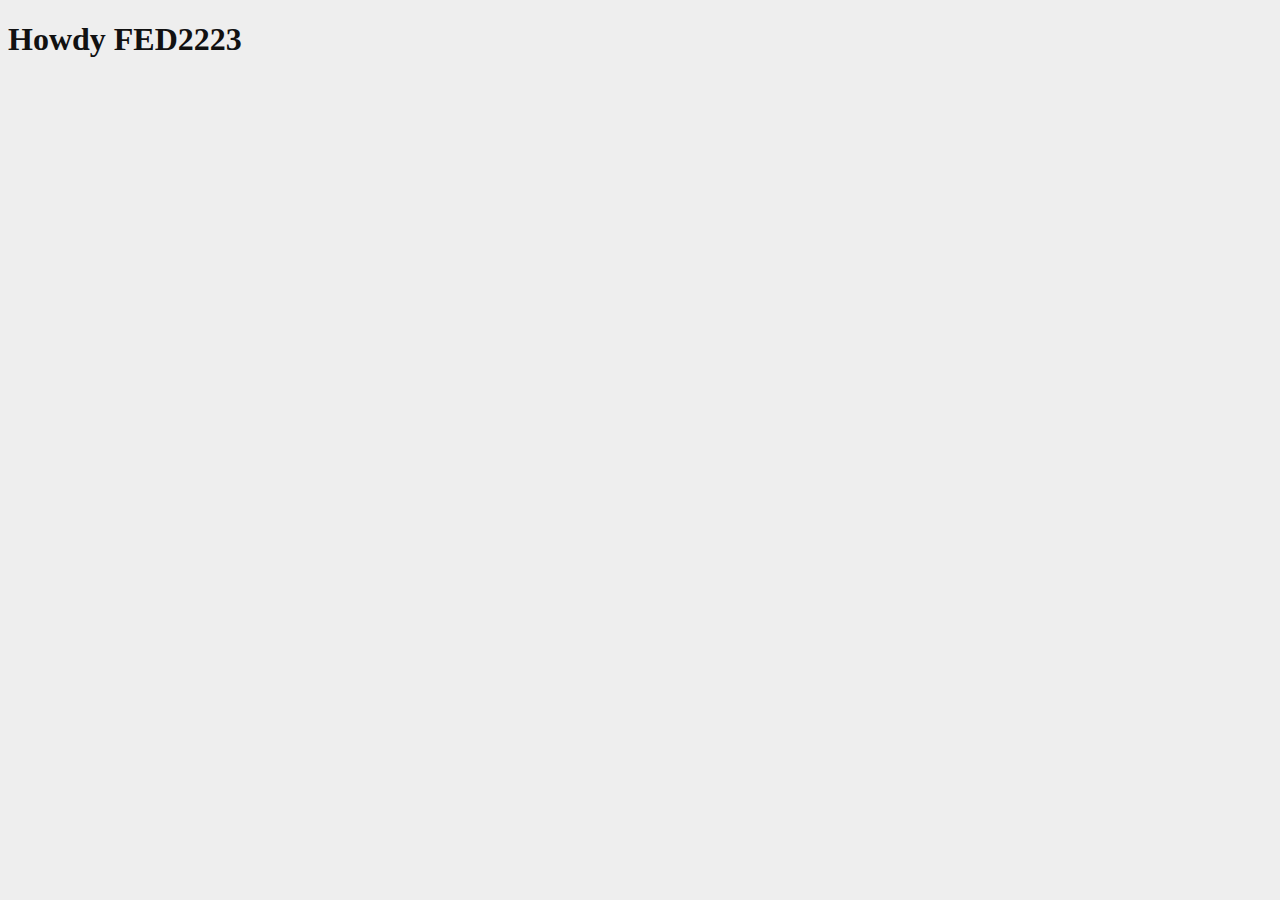
<file: basiswebsite/index.html>
<!doctype html>
<html lang="nl">
	
<head>
	<meta charset="UTF-8">
	<meta name="author" content="jouw naam">
	<meta name="viewport" content="width=device-width, initial-scale=1">
	
	<title>Howdy FED2223</title>
	
	<link href="styles/style.css" rel="stylesheet">
	<link rel="icon" type="image/svg+xml" href="images/favicon.svg">
</head>

<body>
	<h1>Howdy FED2223</h1>

	<script defer src="scripts/script.js"></script>
</body>
	
</html>
</file>
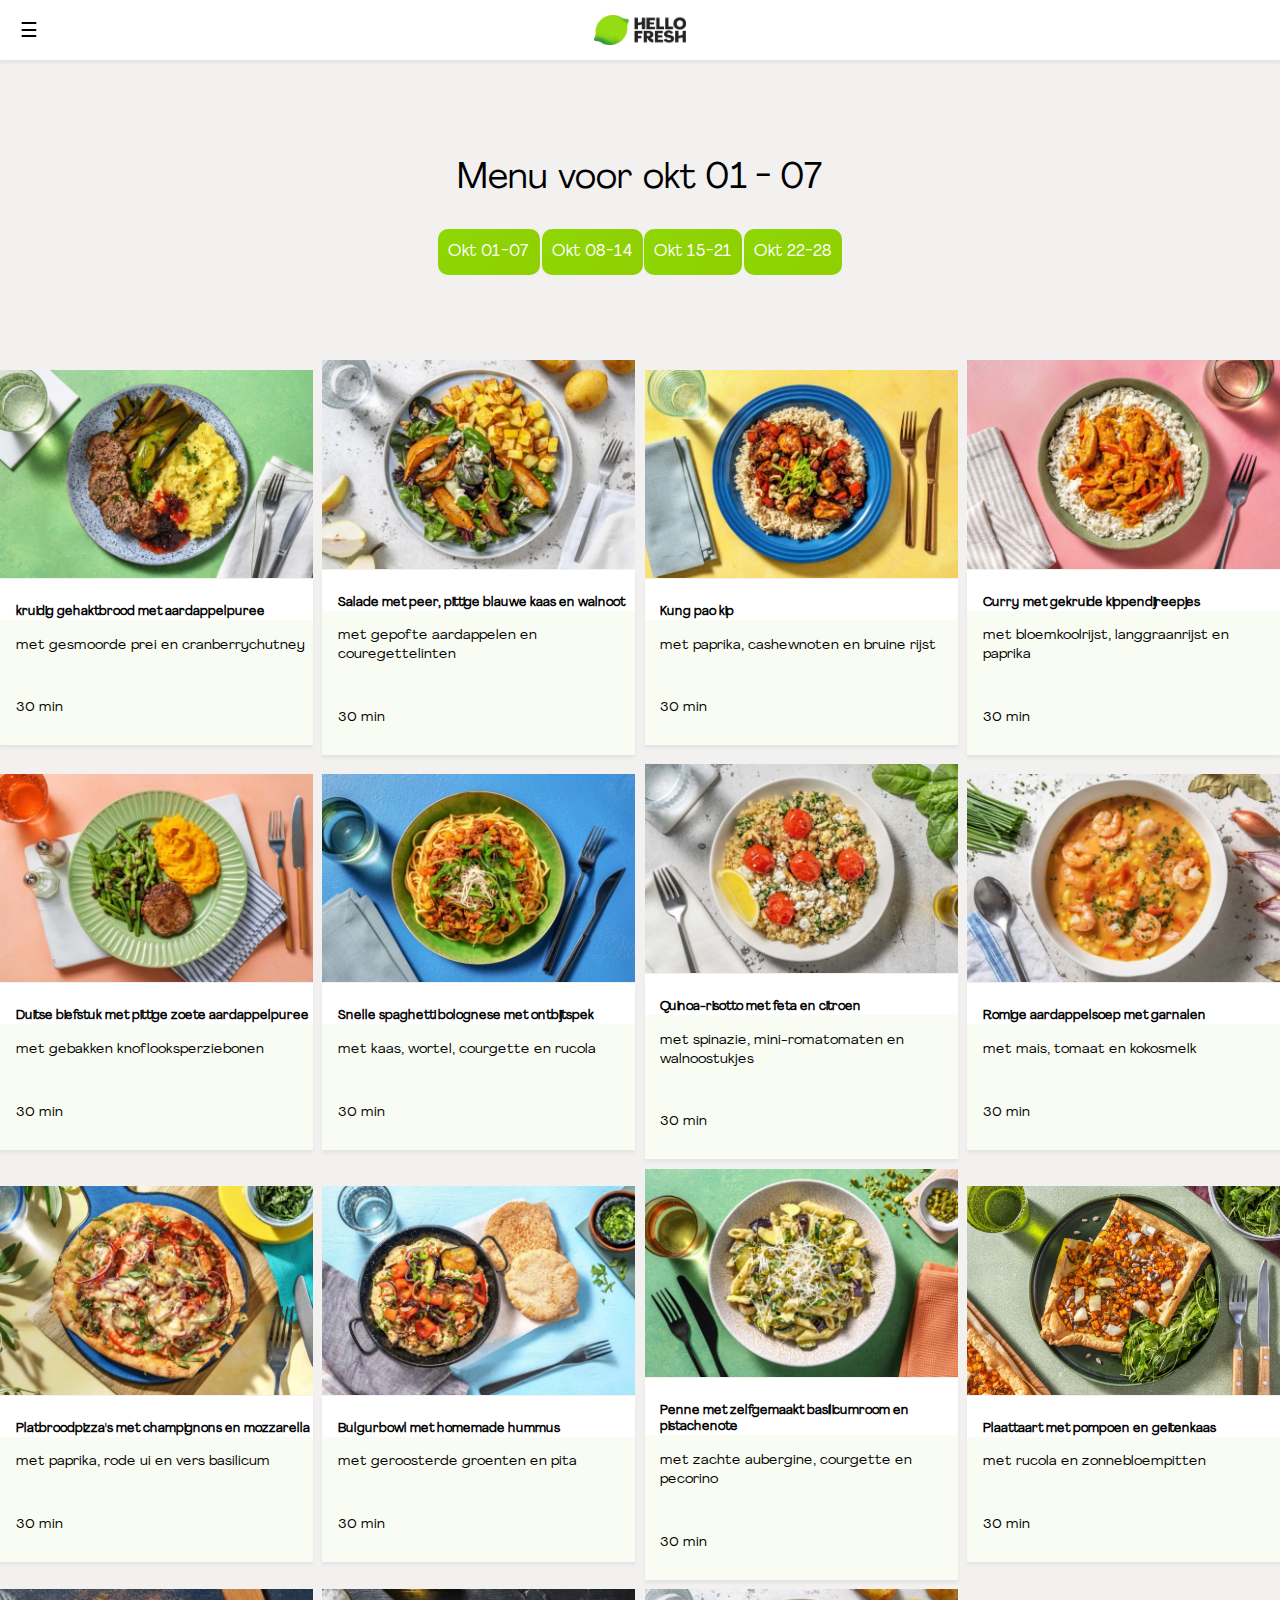
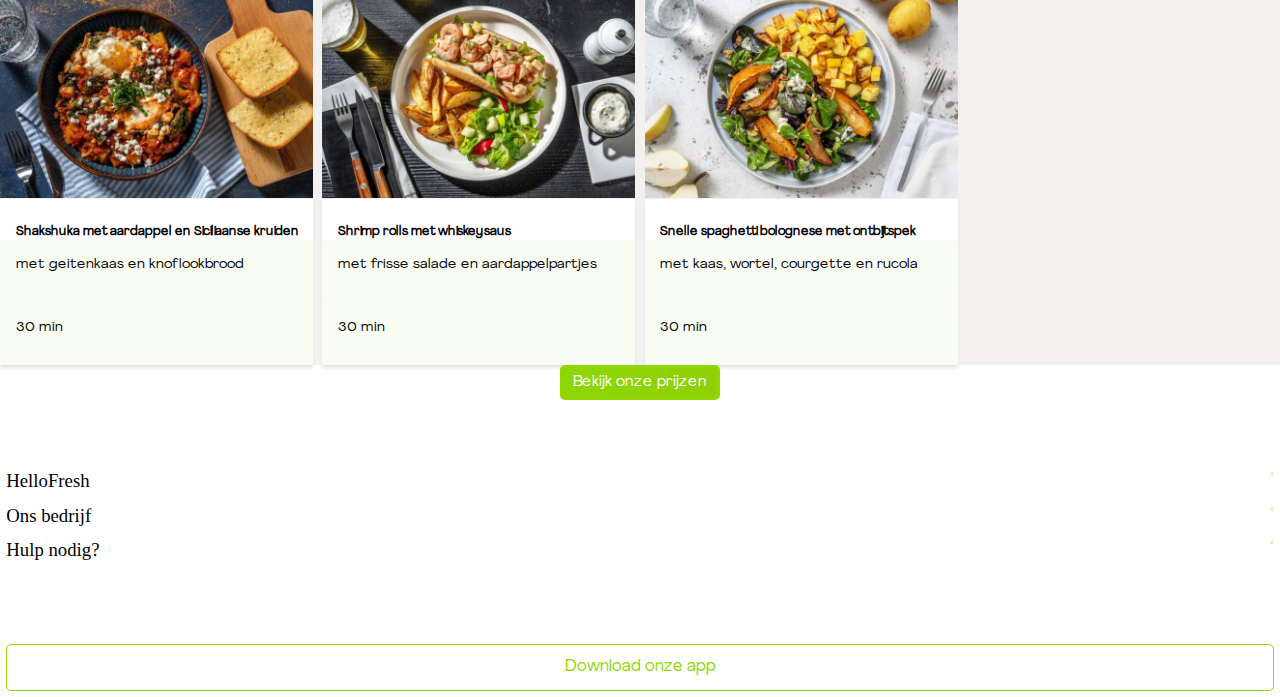
<file: menu.html>
<!DOCTYPE html>
<html lang="nl">

<head>
    <meta charset="UTF-8">
    <meta http-equiv="X-UA-Compatible" content="IE=edge">
    <meta name="viewport" content="width=device-width, initial-scale=1.0">
    <title>homepagina</title>
    <link rel="stylesheet" href="style.css">

    <link rel="preconnect" href="https://fonts.googleapis.com">

    <link rel="preconnect" href="https://fonts.gstatic.com" crossorigin>
    <link
        href="https://fonts.googleapis.com/css2?family=Source+Sans+Pro:ital,wght@0,200;0,300;0,400;0,600;0,700;0,900;1,200;1,300;1,400;1,600;1,700;1,900&display=swap"
        rel="stylesheet">

    <script src="script.js" defer></script>
</head>

<body>

    <nav>
        <button>
            ☰
        </button>

        <ul>
            <li><a href="#">Log in</a></li>
<!-- Deze afbeeldingen heb ik allemaal van https://www.hellofresh.nl/ gehaald-->
            <li><a href="#"><img src="/images/list.png" alt="">Boxen</a></li>
            <li><a href="#"><img src="/images/list.png" alt="">Hoe wij werken</a></li>
            <li><a href="menu.html"><img src="/images/list.png" alt="">Op ons menu</a></li>

            <li><a href="#">Hulp nodig?</a></li>
            <li><a href="#">Contact</a></li>

            <li><a href="#">De Markt</a></li>
            <li><a href="#">Cadeau's</a></li>

            <li><a href="#">Duurzaamheid</a></li>
            <li><a href="#">CO2-neutraal</a></li>
        </ul>

        <a href="index.html">
            <figure>
              <!-- Deze afbeeldingen heb ik allemaal van https://www.hellofresh.nl/ gehaald-->
                <img src="./images/logo2.png" alt="logo">
            </figure>
        </a>

    </nav>
  <header class="headermenu">
  
<section>
  <h1 class="titel">Menu voor okt 01 - 07</h1>
  <a class="datum" href="#">Okt 01-07</a>
  <a class="datum" href="#">Okt 08-14</a>
  <a class="datum" href="#">Okt 15-21</a>
  <a class="datum" href="#">Okt 22-28</a>
</section>

  </header>
 
    <main class="menu">
   
    <section>
      
    <article>
      <!-- Deze afbeeldingen heb ik allemaal van https://www.hellofresh.nl/ gehaald-->
        <figure><img src='./images/gerecht1.jpg' alt='gerecht1'></figure>
          <h3>kruidig gehaktbrood met aardappelpuree</h3>
          <p>met gesmoorde prei en cranberrychutney </p>
          <p>30 min</p>
    </article>

    <article>
      <!-- Deze afbeeldingen heb ik allemaal van https://www.hellofresh.nl/ gehaald-->
          <figure><img src='./images/gerecht2.jpg' alt='gerecht2'></figure>
          <h3>Salade met peer, pittige blauwe kaas en walnoot</h3>
          <p>met gepofte aardappelen en couregettelinten</p>
          <p>30 min</p>
    </article>

    <article>
      <!-- Deze afbeeldingen heb ik allemaal van https://www.hellofresh.nl/ gehaald-->
          <figure><img src='./images/gerecht3.jpg' alt='gerecht3'></figure>
          <h3>Kung pao kip</h3>
          <p>met paprika, cashewnoten en bruine rijst</p>
          <p>30 min</p>
    </article>

    <article>
<!-- Deze afbeeldingen heb ik allemaal van https://www.hellofresh.nl/ gehaald-->
          <figure><img src='./images/gerecht4.jpg' alt='gerecht4'></figure>
          <h3>Curry met gekruide kippendijreepjes</h3>
          <p>met bloemkoolrijst, langgraanrijst en paprika</p>
          <p>30 min</p>

    </article>

      <article>
        <!-- Deze afbeeldingen heb ik allemaal van https://www.hellofresh.nl/ gehaald-->
        <figure><img src='./images/gerecht5.jpg' alt='gerecht5'></figure>
        <h3>Duitse biefstuk met pittige zoete aardappelpuree</h3>
        <p>met gebakken knoflooksperziebonen</p>
        <p>30 min</p>
    </article>


    <article>
      <!-- Deze afbeeldingen heb ik allemaal van https://www.hellofresh.nl/ gehaald-->
      <figure><img src='./images/gerecht6.jpg' alt='gerecht6'></figure>
      <h3>Snelle spaghetti bolognese met ontbijtspek</h3>
      <p>met kaas, wortel, courgette en rucola</p>
      <p>30 min</p>
    </article>


    <article>
      <!-- Deze afbeeldingen heb ik allemaal van https://www.hellofresh.nl/ gehaald-->
        <figure><img src='./images/gerecht7.jpg' alt='gerecht7'></figure>
        <h3>Quinoa-risotto met feta en citroen</h3>
        <p>met spinazie, mini-romatomaten en walnoostukjes</p>
        <p>30 min</p>
    </article>

    <article>
      <!-- Deze afbeeldingen heb ik allemaal van https://www.hellofresh.nl/ gehaald-->
      <figure><img src='./images/gerecht8.jpg' alt='gerecht8'></figure>
      <h3>Romige aardappelsoep met garnalen</h3>
      <p>met mais, tomaat en kokosmelk</p>
      <p>30 min</p>
  </article>

  <article>
    <!-- Deze afbeeldingen heb ik allemaal van https://www.hellofresh.nl/ gehaald-->
    <figure><img src='./images/gerecht9.jpg' alt='gerecht9'></figure>
    <h3>Platbroodpizza's met champignons en mozzarella</h3>
    <p>met paprika, rode ui en vers basilicum</p>
    <p>30 min</p>
</article>

<article>
  <!-- Deze afbeeldingen heb ik allemaal van https://www.hellofresh.nl/ gehaald-->
  <figure><img src='./images/gerecht10.jpg' alt='gerecht10'></figure>
  <h3>Bulgurbowl met homemade hummus</h3>
  <p>met geroosterde groenten en pita</p>
  <p>30 min</p>
</article>

<article>
  <!-- Deze afbeeldingen heb ik allemaal van https://www.hellofresh.nl/ gehaald-->
<figure><img src='./images/gerecht11.jpg' alt='gerecht11'></figure>
  <h3>Penne met zelfgemaakt basilicumroom en pistachenote</h3>
  <p>met zachte aubergine, courgette en pecorino</p>
  <p>30 min</p>
</article>

<article>
  <!-- Deze afbeeldingen heb ik allemaal van https://www.hellofresh.nl/ gehaald-->
  <figure><img src='./images/gerecht12.jpg' alt='gerecht12'></figure>
  <h3>Plaattaart met pompoen en geitenkaas</h3>
  <p>met rucola en zonnebloempitten</p>
  <p>30 min</p>
</article>

<article>
  <!-- Deze afbeeldingen heb ik allemaal van https://www.hellofresh.nl/ gehaald-->
  <figure><img src='./images/gerecht13.jpg' alt='gerecht13'></figure>
  <h3>Shakshuka met aardappel en Siciliaanse kruiden</h3>
  <p>met geitenkaas en knoflookbrood</p>
  <p>30 min</p>
</article>

<article>
  <!-- Deze afbeeldingen heb ik allemaal van https://www.hellofresh.nl/ gehaald-->
  <figure><img src='./images/gerecht14.jpg' alt='gerecht14'></figure>
  <h3>Shrimp rolls met whiskeysaus</h3>
  <p>met frisse salade en aardappelpartjes</p>
  <p>30 min</p>
</article>

<article>
  <!-- Deze afbeeldingen heb ik allemaal van https://www.hellofresh.nl/ gehaald-->
  <figure><img src='./images/gerecht15.png' alt='gerecht15'></figure>
  <h3>Snelle spaghetti bolognese met ontbijtspek</h3>
  <p>met kaas, wortel, courgette en rucola</p>
  <p>30 min</p>
</article>


</section>
 
<section>
<a class="fixedbutton" href="#">Bekijk onze prijzen</a>
</section>
    
</main>
       
<footer>

  <section>
    <details>
        <summary>
            <h2>HelloFresh</h2>
        </summary>
        <ul>
            <li><a href="#">Cadeaubon</a></li>
            <li><a href="#">Unidays</a></li>
            <li><a href="#">Blog</a></li>
            <li><a href="#">Recepten</a></li>
        </ul>
    </details>
    <hr>
    <details>
        <summary>
            <h2>Ons bedrijf</h2>
        </summary>
        <ul>
            <li><a href="#">Hello fresh group</a></li>
            <li><a href="#">Jobs</a></li>
            <li><a href="#">Pers</a></li>
        </ul>
    </details>
    <hr>
    <details>
        <summary>
            <h2>Hulp nodig?</h2>
        </summary>
        <ul>
            <li><a href="#">Contact</a></li>
            <li><a href="#">Helpcenter</a></li>
            <li><a href="#">Tevredenheid</a></li>
            <li><a href="#">Voor bedrijven</a></li>
        </ul>
    </details>
    <hr>
</section>

<section>
    <a class="buttonfooter" href="#">Download onze app</a>
</section>

  </footer>

</body>
</html>
</file>
<file: basiswebsite/styles/style.css>
/**************/
/* CSS REMEDY */
/**************/
*, *::after, *::before {
  box-sizing:border-box;  
}

button, summary {
	cursor: pointer;
}





/*********************/
/* CUSTOM PROPERTIES */
/*********************/
:root {
	/* startje */
	--color-text:#111;
	--color-background:#eee;
}





/****************/
/* JOUW STYLING */
/****************/

/* jouw code */

body {
  color:var(--color-text);
  background-color:var(--color-background);
}
</file>
<file: style.css>
*:where(:not(html, iframe, canvas, img, svg, video):not(svg *, symbol *)) {
  all: unset;
  display: revert;
}

/* Preferred box-sizing value */
*,
*::before,
*::after {
  box-sizing: border-box;
}

*:focus{
  outline: 1px solid red;
}

/* For images to not be able to exceed their container */
img {
  max-width: 100%;
}

/*/Fonts/Agrandir-Regular.woff2  */
@font-face {
  font-family: "Agrandir";
  src: url("/Fonts/Agrandir-Regular.woff2") format("woff2"), url("/Fonts/Agrandir-Regular.woff")
      format("woff");

  font-weight: normal;

  font-style: normal;
}

 
  html, body {
    height: 100%;

    font-size: 62.5%; /*   Zodat 1rem 10px is en geen 16px  */
    -webkit-font-smoothing: antialiased;
  }

/* informatie DLO */
:root{
  --primary-font-family: 'Agrandir', sans-serif;
  --primary-text-color: #000000;
  --primary-btn-bg-color: radial-gradient(circle at top left, #8ed704 0%, #8fcf03 100%);
  --p-font-size: 1.4rem;
  --h1-font-size: 3.5rem;
}


  
  
  
  /* *************** */
  /* *  Navigatie  * */
  /* *************** */

body > nav {
    z-index: 99;

    position: fixed;
    
    width: 100%;
    height: 6rem;
    
    display: flex;
    flex-direction: row;
    
    justify-content: center;
    align-items: center;
    box-shadow: rgb(228 228 228) 0px 3px 3px;
  
    background-color: white;
  }
  
  /* Hamburger Menu Knop */
body > nav button {
  z-index: 99;

  position: absolute;
  background-color: transparent;
  border:none;
  left: 2rem;
    
  font-size: 2rem;
  }
  
  /* Hamburger Menu */
body > nav ul { 
    padding-top: 8rem;

    position: fixed;
    left: 0; right: 0; top:0; bottom:0;

    display:flex;
    flex-direction: column;
    
    width: 25rem;

    background:white;
    
    transform:translatex(-100%);
    transition:transform .3s;
  }

  /* Menu uitklappen */
body > nav ul.toonMenu  {
    transform:translatex(0);
  }

body >  nav ul li{
    display: flex;
    width: 100%;
  }

  /* Hamburger Menu Links */
body >  nav ul li a {
    padding: 0 2rem;

    display: flex;
    flex-direction: row;

    align-items: center;
    gap: 1.5rem;

    width: 100%;
    height: 6rem;

    font-size: 16px;
    font-family: var(--primary-font-family);
    color: var(--primary-text-color);

    text-decoration: none;
  }

  /* Lijn onder Link "Hulp nodig en Duurzaamheid" */
body > nav ul li:nth-of-type(5), nav ul li:nth-of-type(9) {
    border-bottom: 0.1rem solid #e7e7e7;
  }

  /* Grootte van iconen */
body > nav ul li a img {
    width: 2rem;
  }

  /* Standaard hover links hamburger menu */
body > nav ul li a:hover{
    font-weight: 600;
    background: linear-gradient(90deg, #8ed704 0%, #8ed704 2%, #e7e7e7 2%, #e7e7e7 100%);
  }


  /* Hamburger menu Log in Knop */
body > nav ul li:first-of-type {
    display: flex;

    justify-content: center;
    align-items: center;

    width: 100%;
  }

body > nav ul li:first-of-type a {
    padding: 0rem;
    margin-bottom: 2rem;

    display: flex;
    flex-direction: row;

    align-items: center;
    justify-content: center;

    width: 85%;
    height: 4rem;

    color: #acacac;

    border: 0.1rem solid #acacac;
    border-radius: 0.5rem;

    text-decoration: none;
  }

body >  nav ul li:first-of-type a:hover {
    border: 0.1rem solid #212121;

    color: var(--primary-text-color);
    background: #e7e7e7;
  }

  /* Logo */
body >  nav a figure img {
    height: 3rem;
  }
  

  /* *************** */
  /* *   Header    * */
  /* *************** */

  header {
    padding-top: 6rem;
    
    width: 100%;
    height: 65%;
    
    display: flex;
    flex-direction: column;
    
    justify-content: center;
    align-items: center;
    
    background-image: url('./images/homefoto.jpg');
    background-repeat: no-repeat;
    background-size: cover;
    background-position: center;
  }
  
  header h1 {
    padding-bottom: 1.5rem;

    font-size: var(--h1-font-size);
    font-family: var(--primary-font-family);
    font-weight: 500;
  }
  
  header p {
    padding-bottom: 2rem;

    font-family: var(--primary-font-family);
    font-size: var(--p-font-size);
    font-style: italic;

    text-align: center;

    width: 35rem;
  }
  
  header a {
    padding:  1.5rem 1rem;

    font-family:var(--primary-font-family);
    font-size: 1.6rem;

    text-decoration:none;

    border-radius: 1rem;

    color: white;
    background: var(--primary-btn-bg-color);
  }


  /* ****************** */
  /* *  Zo werkt het  * */
  /* ****************** */

.home section:nth-of-type(1) {
  padding: 6rem 0;

  display: flex;
  flex-direction: column;
  
  justify-content: center;
  align-items: center;
  
  width: 100%;
  height: 100%;
  
  text-align: center;
  overflow: hidden;

  border-bottom: 0.1rem solid #e7e7e7;
}

/* Titel boven de carousel. */
.home > section:nth-of-type(1) h1 {
  padding-bottom: 2rem;
  
  font-size: 2rem;
}


/* Container van de carousel. */
.home section:nth-of-type(1) > .caroussel {
  padding: 0 4rem 4rem 4rem;
  
  overflow-x: scroll;
  
  scroll-snap-type: x mandatory; 
  scroll-behavior: smooth; /* Voor het scroll effect, normaal springt het. */
  
  -ms-overflow-style: none;  /* Scrollbar verbergen op IE and Edge */
  scrollbar-width: none;  /* Scrollbar verbegen op Firefox */
  
  display: flex;

  width: 100%;
  height: auto;
}

.home section:nth-of-type(1) .caroussel::-webkit-scrollbar { /* Scrollbar verbergen op Chrome, Safari and Opera */
  display: none;
}

/* Inhoud van de carousel. */
.home section:nth-of-type(1) .caroussel article {
  padding: 0 4rem; 
  
  display: flex;
  flex-direction: column;
  flex-shrink: 0; /* Zodat de inhoud niet krimpt. */
  
  justify-content: center;
  align-items: center;
}

/* Container afbeelding carousel. */
.home section:nth-of-type(1) .caroussel article figure {
  padding-bottom: 3rem;
  position: relative;
  
  width: 100%;
}

.home section:nth-of-type(1) .caroussel article figure img {
  object-fit: cover;

  width: 90%;
  height: 100%;
}

.home section:nth-of-type(1) .caroussel article p {
  font-size: var(--p-font-size);
  max-width: 35rem;
}

/*  Navigatie van de carousel. */
.home section > nav {
  display: flex;
  flex-direction: row;
  
  justify-content: center;
  align-items: center;
  
  gap: 2rem;
  
  width: 100%;
}


.home section > nav a {
  display: inline-flex;
  
  justify-content: center;
  align-items: center;
  
  width: 2rem;
  height: 2rem;
  
  border-radius: 50%;
  background: #06af0e;
}


.home section:nth-of-type(2){
  width: 100%;
  display: flex;
  flex-direction: column;
  padding-bottom: 3rem;
  }

  .home section:nth-of-type(2) section {
  display: flex;
  justify-content:center;
  align-items: center;
}

.home section:nth-of-type(2) section:nth-of-type(1){
  width: 100%;
}

.home section:nth-of-type(2) section:nth-of-type(1) article {
  padding: 2rem;
}

.home section:nth-of-type(2) section:nth-of-type(1) article h1{
font-size: 2.4rem;
padding-bottom: 2rem;
font-family:var(--primary-font-family);

}

.home section:nth-of-type(2) section:nth-of-type(2){
  padding-bottom: 2rem;
  width: 100%;
  gap: 2rem;
}

.home section:nth-of-type(2) section:nth-of-type(2) article{
  padding: 0;
  display: flex;
  justify-content: center;
  align-items: center;
  flex-direction: column;
  
}

.home section:nth-of-type(2) section:nth-of-type(2) article img{
  padding-bottom: 2rem;
}

.home section:nth-of-type(2) article h3{
  padding-bottom: 1rem;
  font-size: 1.6rem;
  font-family:var(--primary-font-family);
  display: flex;
  justify-content: center;
  align-items: center;
}


.home > section:nth-of-type(3){
  background-color:#06af0e21;
}




.home h1{
    font-size: var(--h1-font-size);
    font-family: var(--primary-font-family);
    text-align: center;
}


.home h2 {
  display: flex;
  align-items:center;
  justify-content: center;
}

.home p{
    font-size: var(--p-font-size);
    font-family: var(--primary-font-family);
    text-align: center;
   
}

.home section:nth-of-type(2) a {
  padding: 0.5rem 1rem;
  font-family: var(--primary-font-family);
  text-align: center;
  font-size: 1.5rem;
  text-decoration: none;
  border-radius: 0.5rem;
  background: transparent;
  color:#8ed704;
  border: solid#8ed704;
}
.home button{
  
    padding: 0.5rem 1rem;
    font-family: var(--primary-font-family);
    text-align: center;
    font-size: 1.5rem;
    text-decoration: none;
    border-radius: 0.5rem;
    background: transparent;
    color:#8ed704;
    border: solid#8ed704;
    
}

.home section:nth-of-type(2) article img{
    width: 60%;
    
}


.home .imgfoo{
    height: auto;
    object-fit: cover;
    padding-top: 10%;
    display: flex;
    justify-content: center;
    align-items: center;
    
}

.home section:nth-of-type(3) article h3{
font-size: 2rem;
font-family:var(--primary-font-family);
font-weight: 600;
text-align: left;
padding-left: 1rem;
}

.home section:nth-of-type(3) article h2{
  font-family: var(--primary-font-family);
  font-size: 1.5rem;
  font-weight: 900;
  text-align: left;
  display: flex;
  justify-content: left;
  align-items: left;
  padding-top: 5%;
  padding-left: 1rem;
}

.home section:nth-of-type(3) article p{
  font-family: var(--primary-font-family);
  font-size: var(--p-font-size);
  display: flex;
  justify-content: left;
  align-items: left;
  text-align: left;
  padding-left: 1rem;
  padding-bottom: 5%;
}

.home section:nth-of-type(3) a{
  padding: 1.2rem 3.6rem;
    font-family: var(--primary-font-family);
    text-decoration: none;
    color: white;
    font-size: 1.6rem;
    border-radius: 0.5rem;
    background: var(--primary-btn-bg-color);
}
.home section:nth-of-type(3){
  display: flex;
  justify-content: center;
  align-items: center;
  flex-direction: column;
}

.home section:nth-of-type(3) figure{
  width: 100%;
  height: auto;
  object-fit: cover;
  display: flex;
  justify-content: center;
  align-items: center;
}

/* *************** */
  /* *   Footer    * */
  /* *************** */

.home section:nth-of-type(4){
  background-image: url('./images/footer2.jpg');
  margin-top: 5%;
  background-repeat: no-repeat;
  background-size: cover;
  background-position: center;
  width: 100%;
  height: 30rem;
  display: flex;
  justify-content: center;
  align-items: center;
}

.home section:nth-of-type(4) article{
  width: 100%;
  height: 100%;
  display: flex;
  justify-content: center;
  align-items: center;
  flex-direction: column;
  gap: 2rem;
  padding: 2rem;
}

.home section:nth-of-type(4) article h1 {
  font-size:var(--h1-font-size);
  font-family:var(--primary-font-family);
  font-weight: 500;
  
}
.home section:nth-of-type(4) article a {
  padding: 1.2rem 3.6rem;
  font-family: var(--primary-font-family);
  text-decoration:none;
  color: white;
  font-size: 1.6rem;
  border-radius: 0.5rem;
  background: var(--primary-btn-bg-color);
}


footer img{

  padding-top: 6rem;
    
    width: 100%;
    height: 50%;
    
    display: flex;
    flex-direction: column;
    
    justify-content: center;
    align-items: center;
}


footer p{
    padding-bottom: 2rem;
    font-family: var(--primary-font-family);
    font-style: italic;
    width: 35rem;
    
    font-size: var(--p-font-size);
    
    text-align: center;
  }

  
footer section{
  display: flex;
  justify-content: center;
  flex-flow: column;
  padding: 1em;
  gap: 1em;
  margin-top: 5%;
  }

footer ul{
  list-style: none;
}

footer a{
  text-decoration: none;
  color: var(--primary-text-color);
  font-size: 2em;
}

.buttonfooter{
  padding: 1.2rem 3.6rem;
  font-family: var(--primary-font-family);
  text-decoration:none;
  color: #8ed704;
  font-size: 1.6rem;
  border-radius: 0.5rem;
  border:#8ed704 1px solid; 
  justify-content: center;
  align-items: center;
  display: flex;
}



footer h2{
    font-size: 3em;
    text-align: left;
    }
  
  details > summary {
    cursor: pointer;
    display: flex;
    justify-content: space-between;
    list-style: none;
  }
  
  details > summary::after {
    content: "<";
    color: #8ed704;
    margin-left: auto;
  }
  
  details[open] > summary::after {
    transform: rotate(180deg);
  }

/* *************** */
  /* *   Tweede HTML pagina/ menu.html    * */
  /* *************** */


  .headermenu{
    background-image: none;
    background-color: rgb(243, 240, 240);
    height: 40%;
  }



  .titel{
    display: flex;
    justify-content: center;
    align-items: center;
    padding-bottom: 10%;
  }

  .menu section:nth-of-type(1){
    display: flex;
    justify-content: center;
    align-items: center;
    flex-direction: column;
    background-color:rgb(243, 240, 240); ;
  }

  .menu section:nth-of-type(1){
    display: grid;
    gap: 1.5em;
    grid-template-columns: 1fr 1fr;
    grid-template-columns: repeat(auto-fill, minmax(300px, 1fr));
  }

  .meunu section:nth-of-type(1) article:nth-of-type(4){
    grid-area: 2 / span 2 / 4 / auto;
  }

  .menu section:nth-of-type(1) h3{
        background-color:#ffffff;
        box-shadow: rgb(228 228 228) 0px 3px 3px;
        font-size: 2em;
        padding-top: 2em;
        font-family: var(--primary-font-family);
        padding-left: 5%;
        font-weight: 600;
  }

  

  .menu section:nth-of-type(1) p{
    background-color:#f9fcf3;
    box-shadow: rgb(228 228 228) 0px 3px 3px;
    padding-bottom: 2em;
    font-size: var(--p-font-size);
    font-family: var(--primary-font-family);
    padding-top: 5%;
    padding-left: 5%;
}



  .menu section:nth-of-type(2) a {
    padding: 0.5rem 1rem;
    font-family: var(--primary-font-family);
    text-align: center;
    font-size: 1.5rem;
    text-decoration: none;
    border-radius: 0.5rem;
    background:var(--primary-btn-bg-color);
    color:#ffffff;
    border: solid#8ed704;
  }
  

  .menu section:nth-of-type(2){
    display: flex;
    justify-content: center;
  }

  

  @media only screen and (min-width: 50em) {

    .home section:nth-of-type(2) section:nth-of-type(2) {
      flex-direction: row;
      flex-wrap: nowrap;
    }

    .home section:nth-of-type(3){
      display: grid;
      grid-template-columns: 1fr 1fr;
    }
  }
</file>
